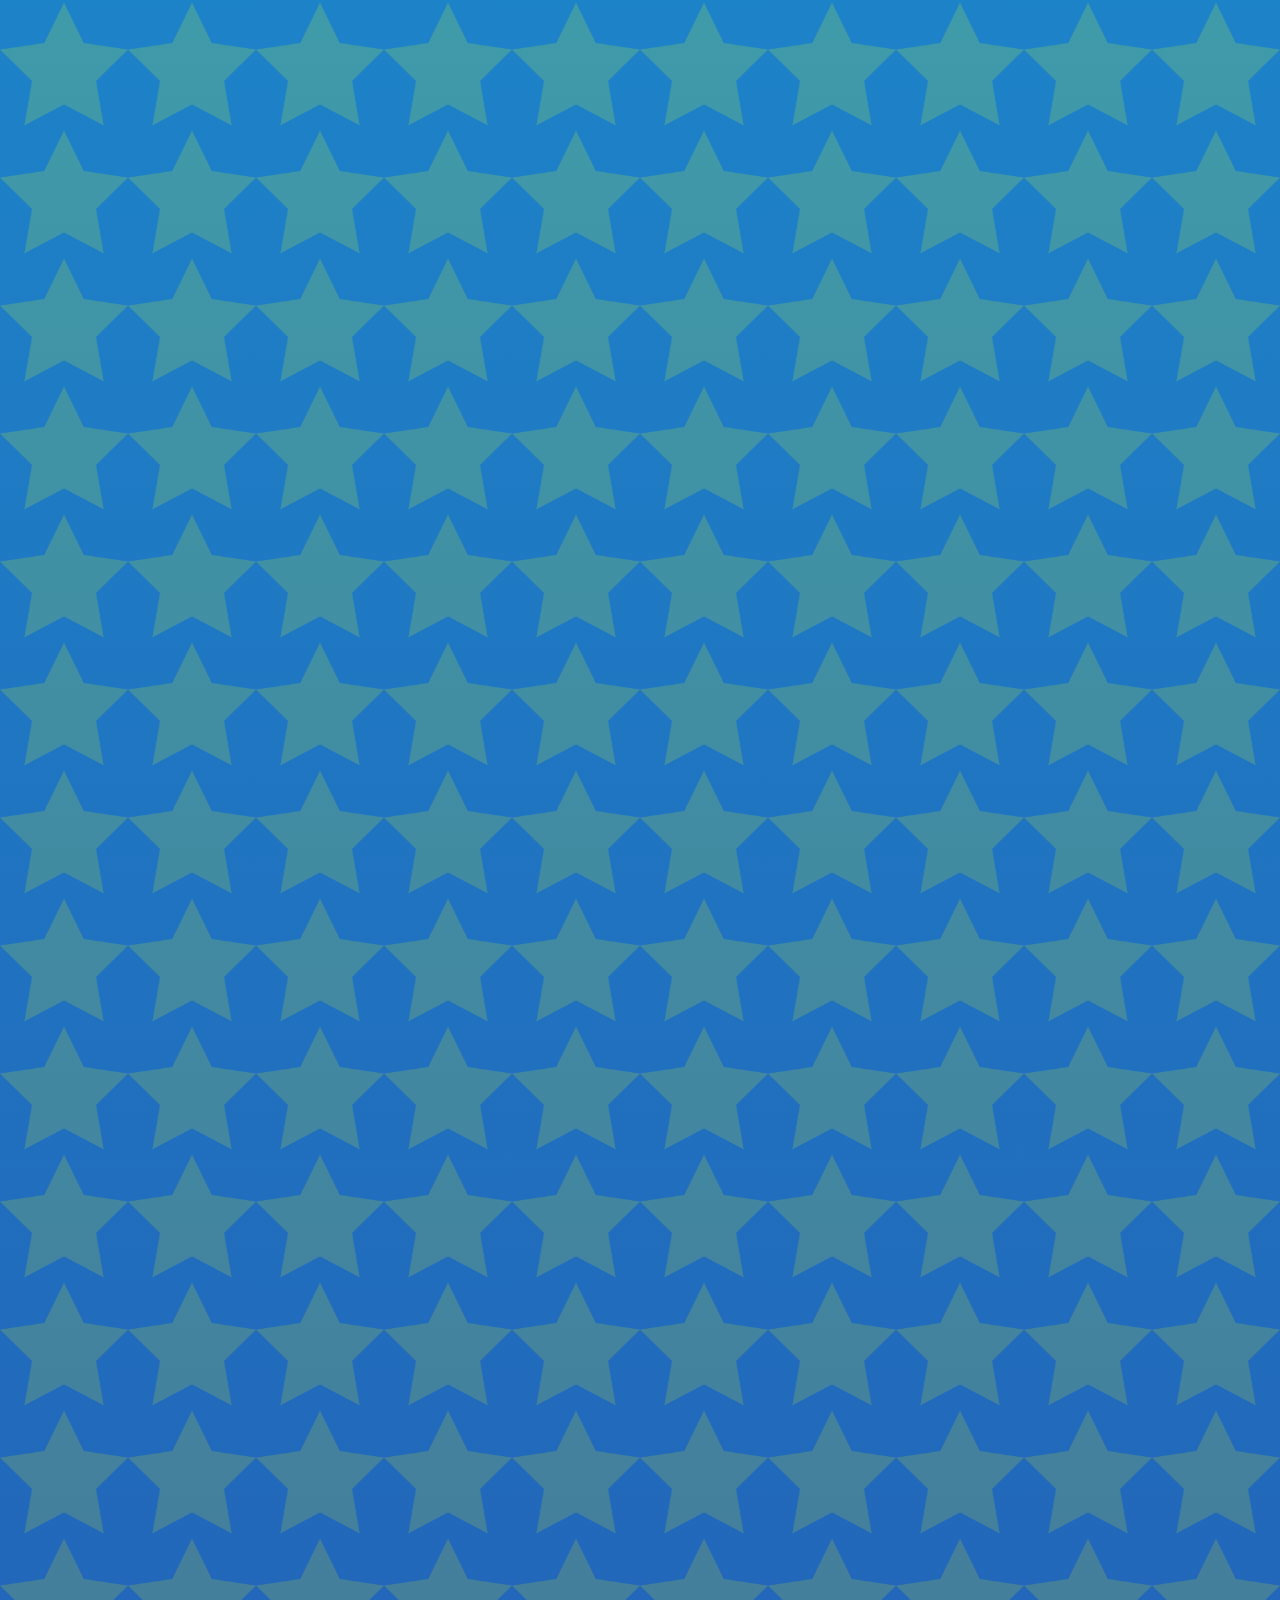
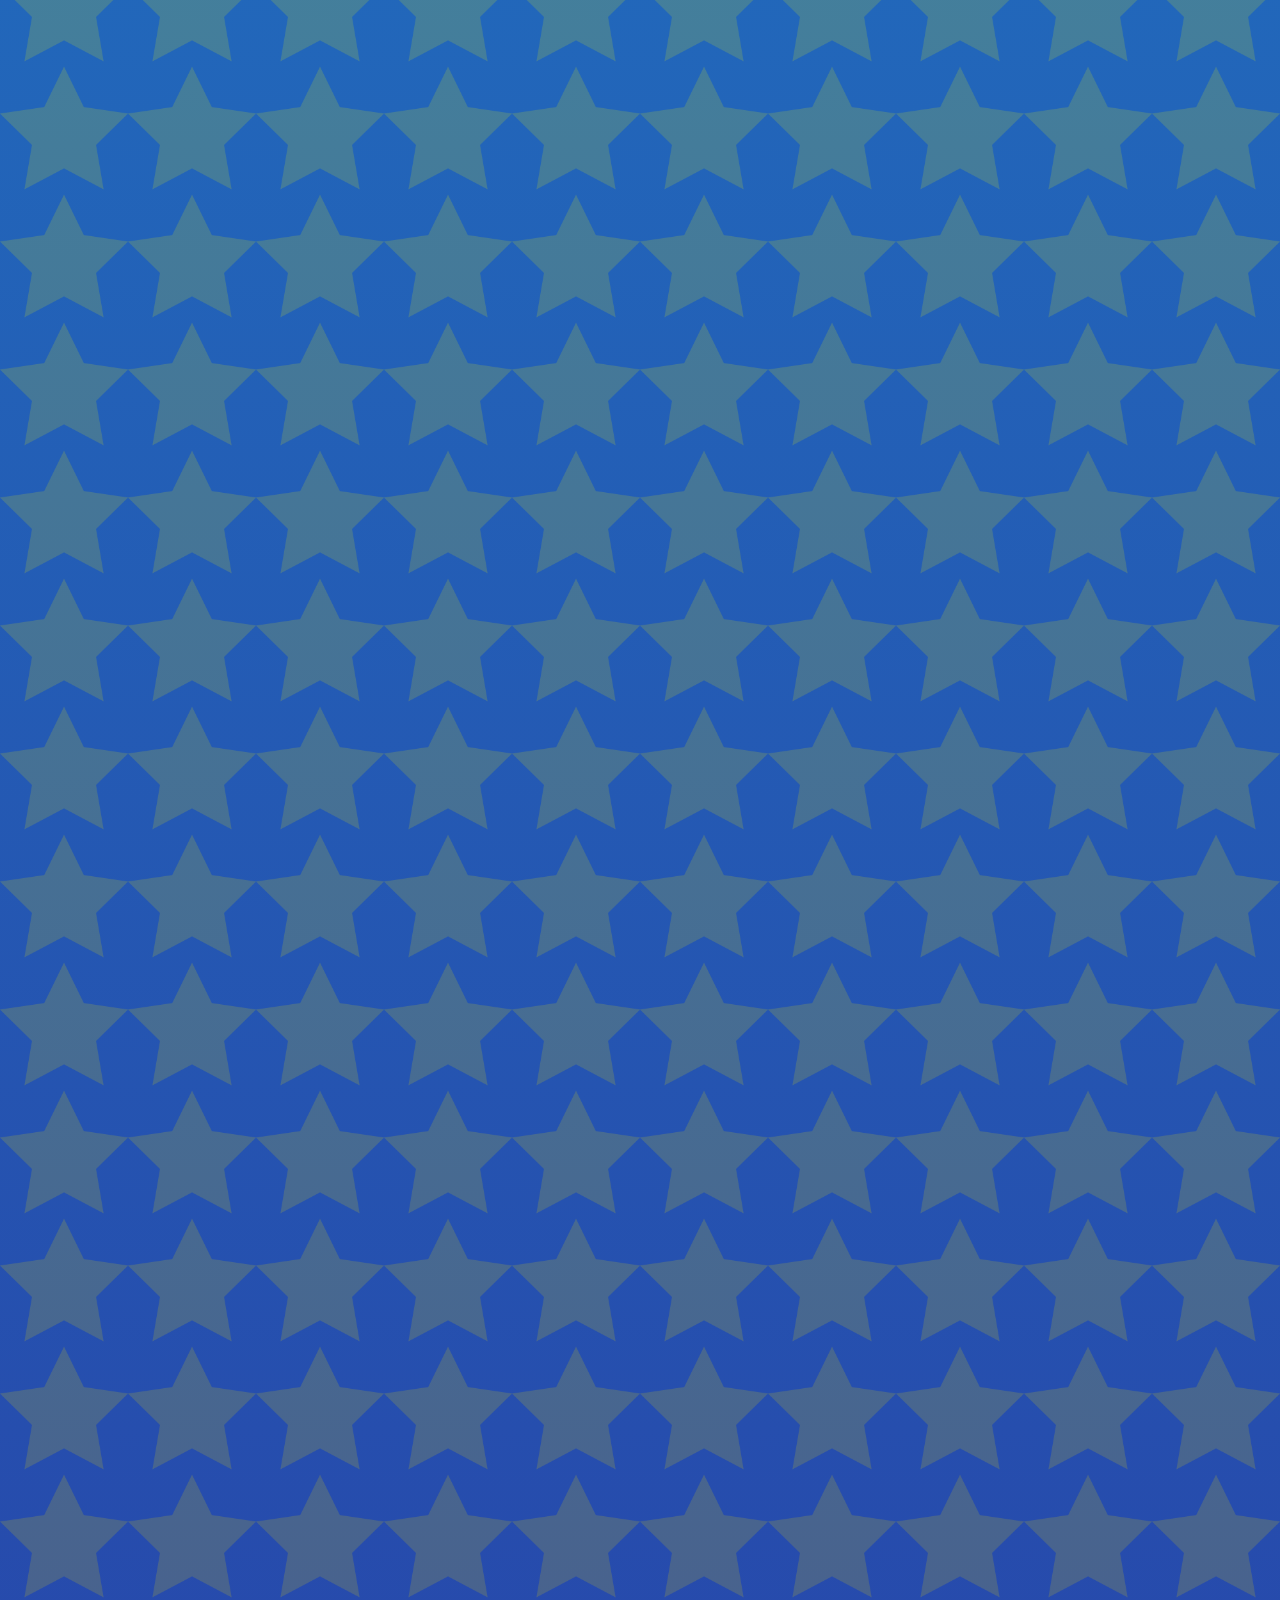
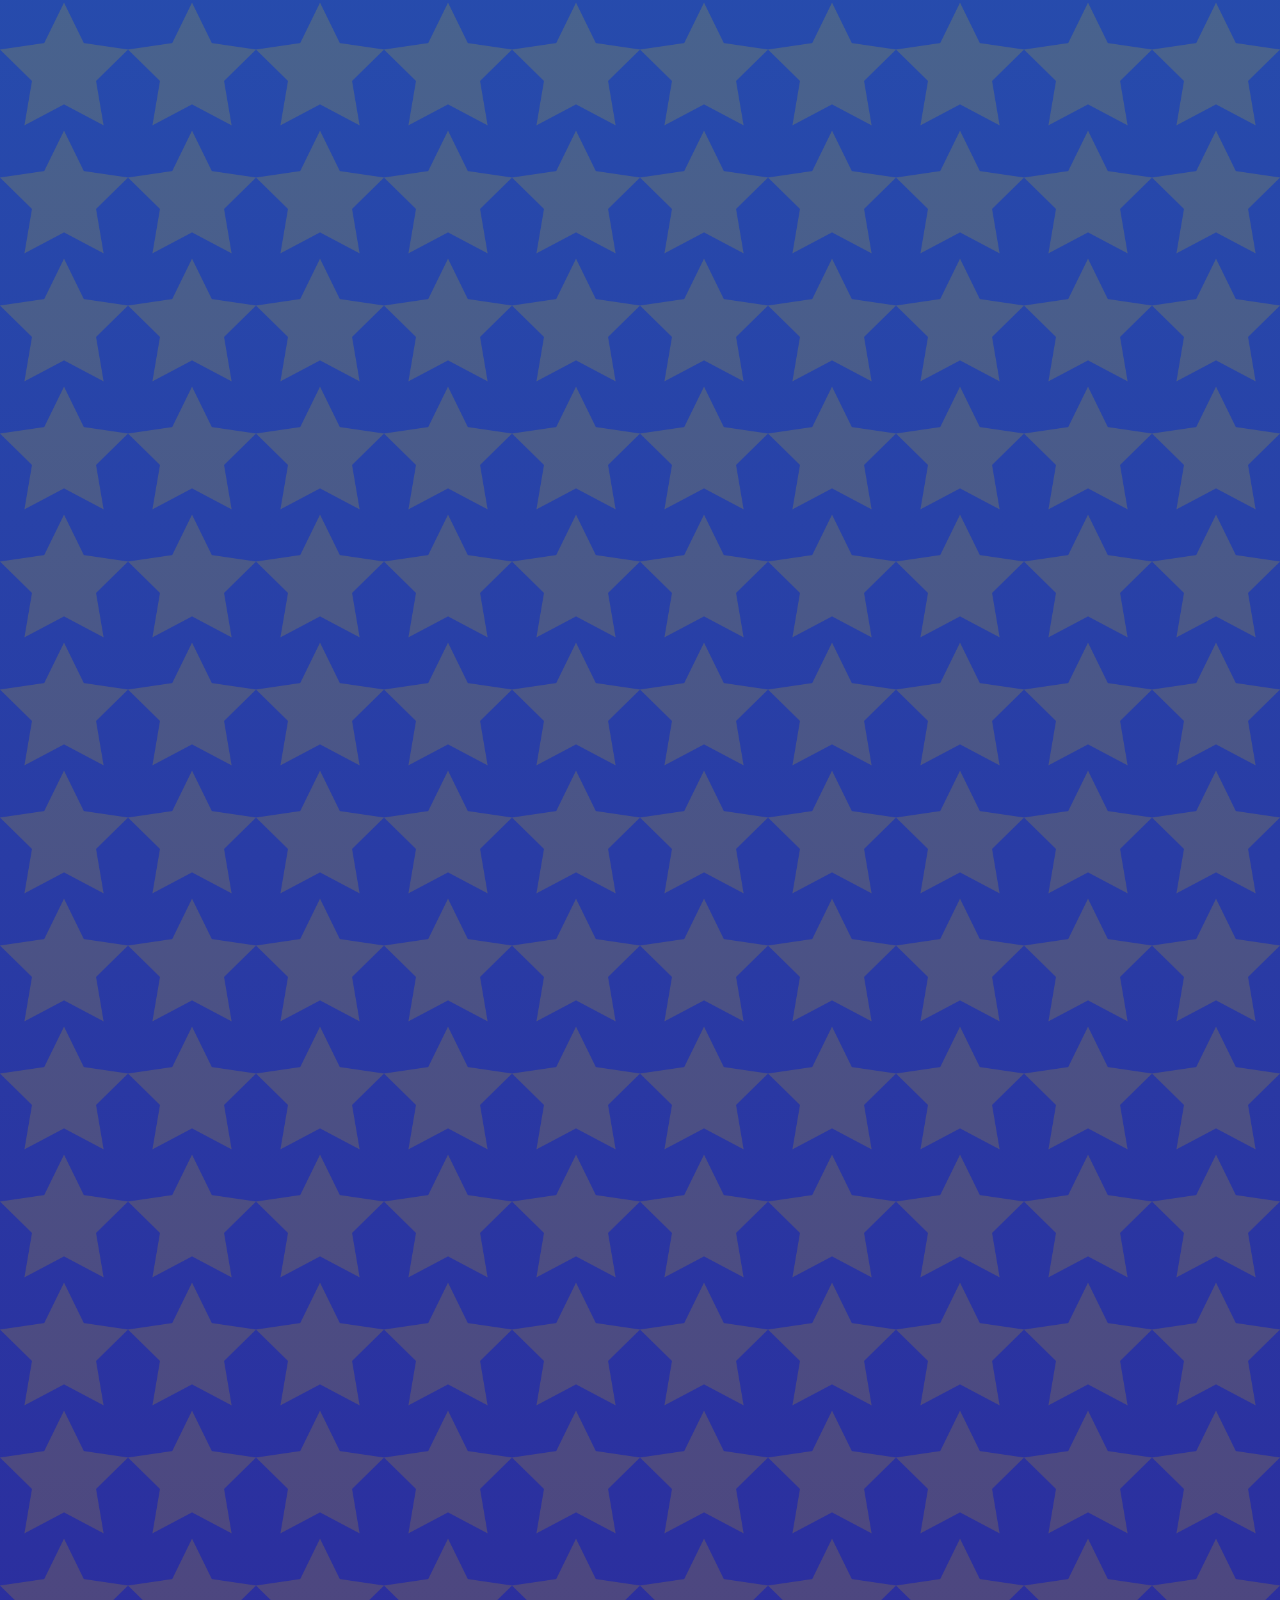
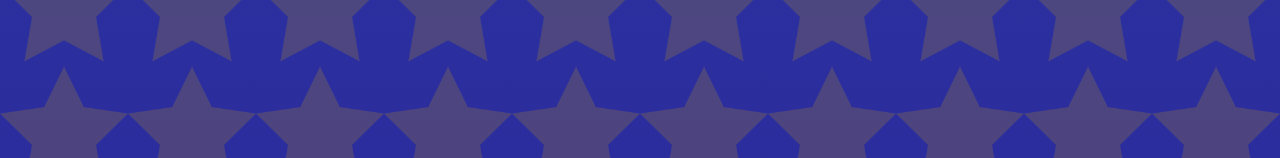
<file: index.html>
<!DOCTYPE html>
<html lang="en">
<head>
    <meta charset="UTF-8">
    <meta name="viewport" content="width=device-width, initial-scale=1.0">
    <title>Document</title>
    <link rel="stylesheet" href="../style.css">
</head>
<body>
    <div class="moving">
        <div class="moving-bg"></div>
    </div>
</body>
</html>
</file>
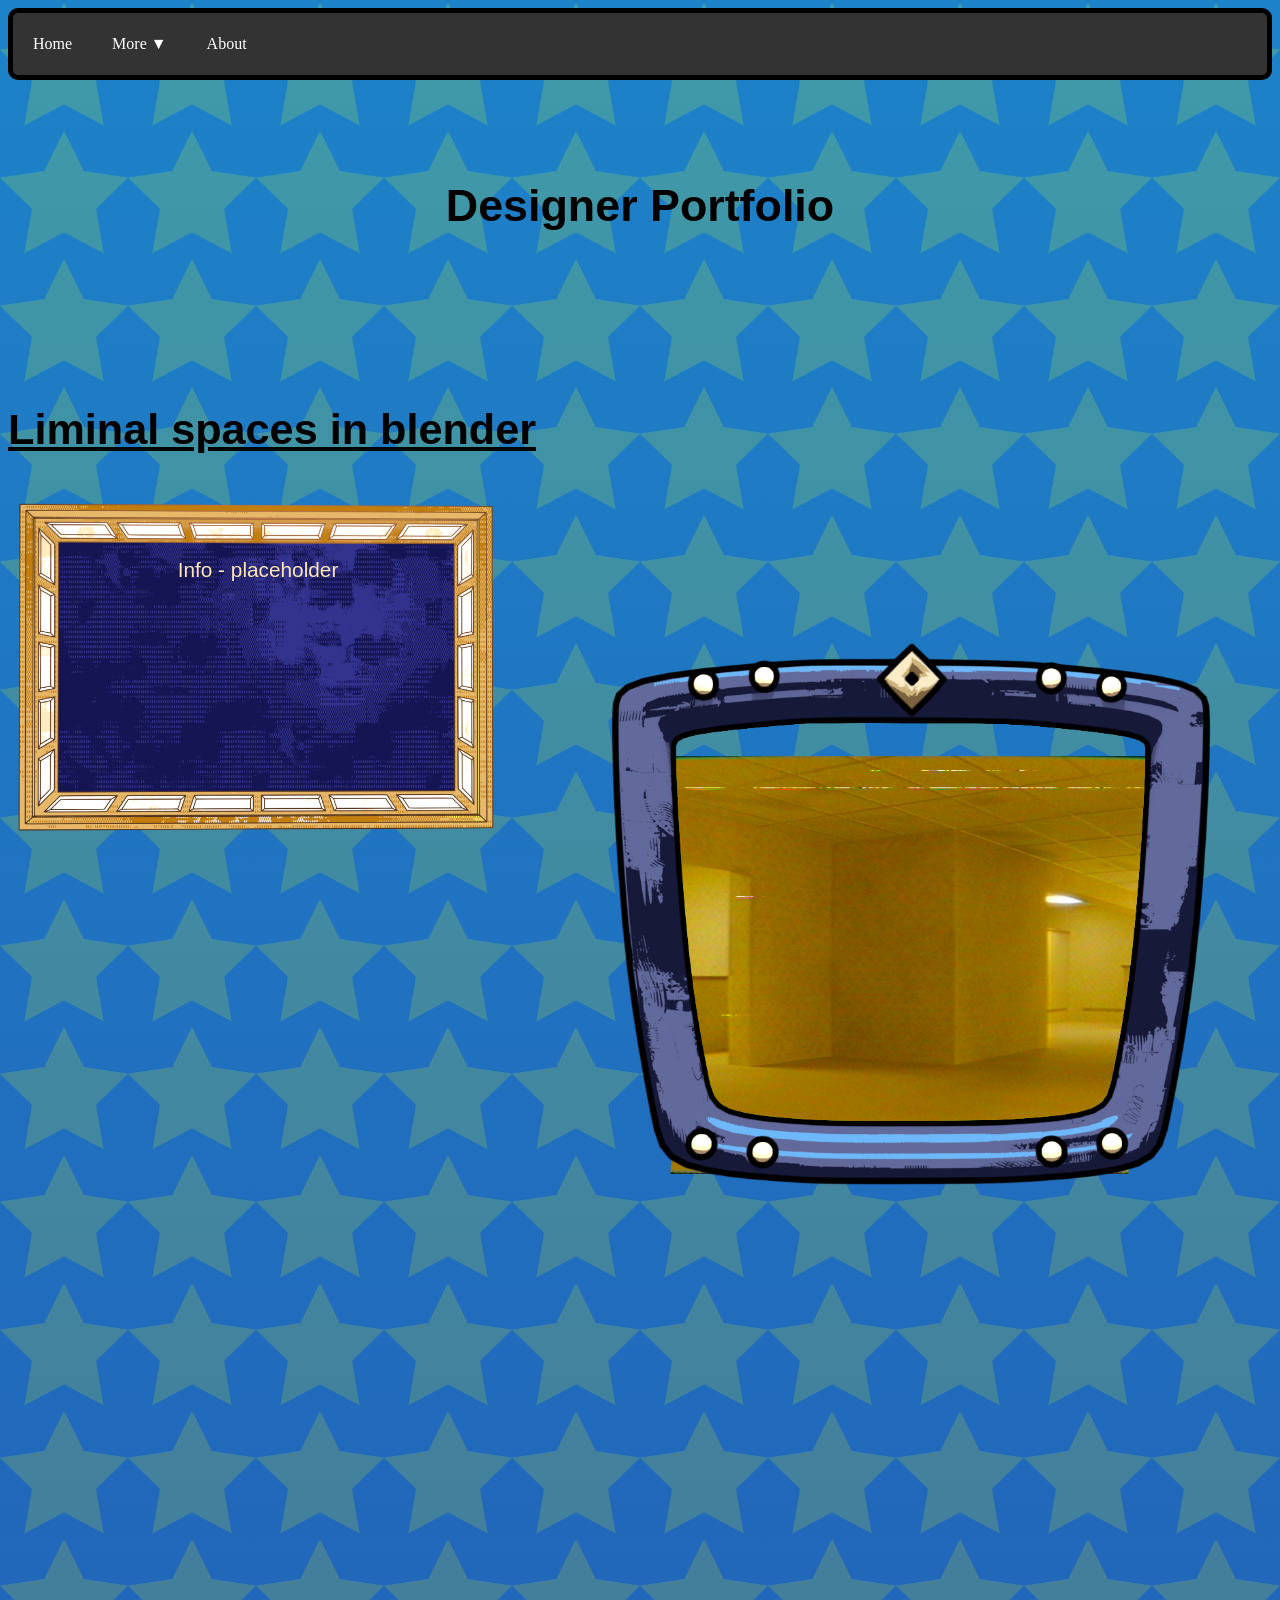
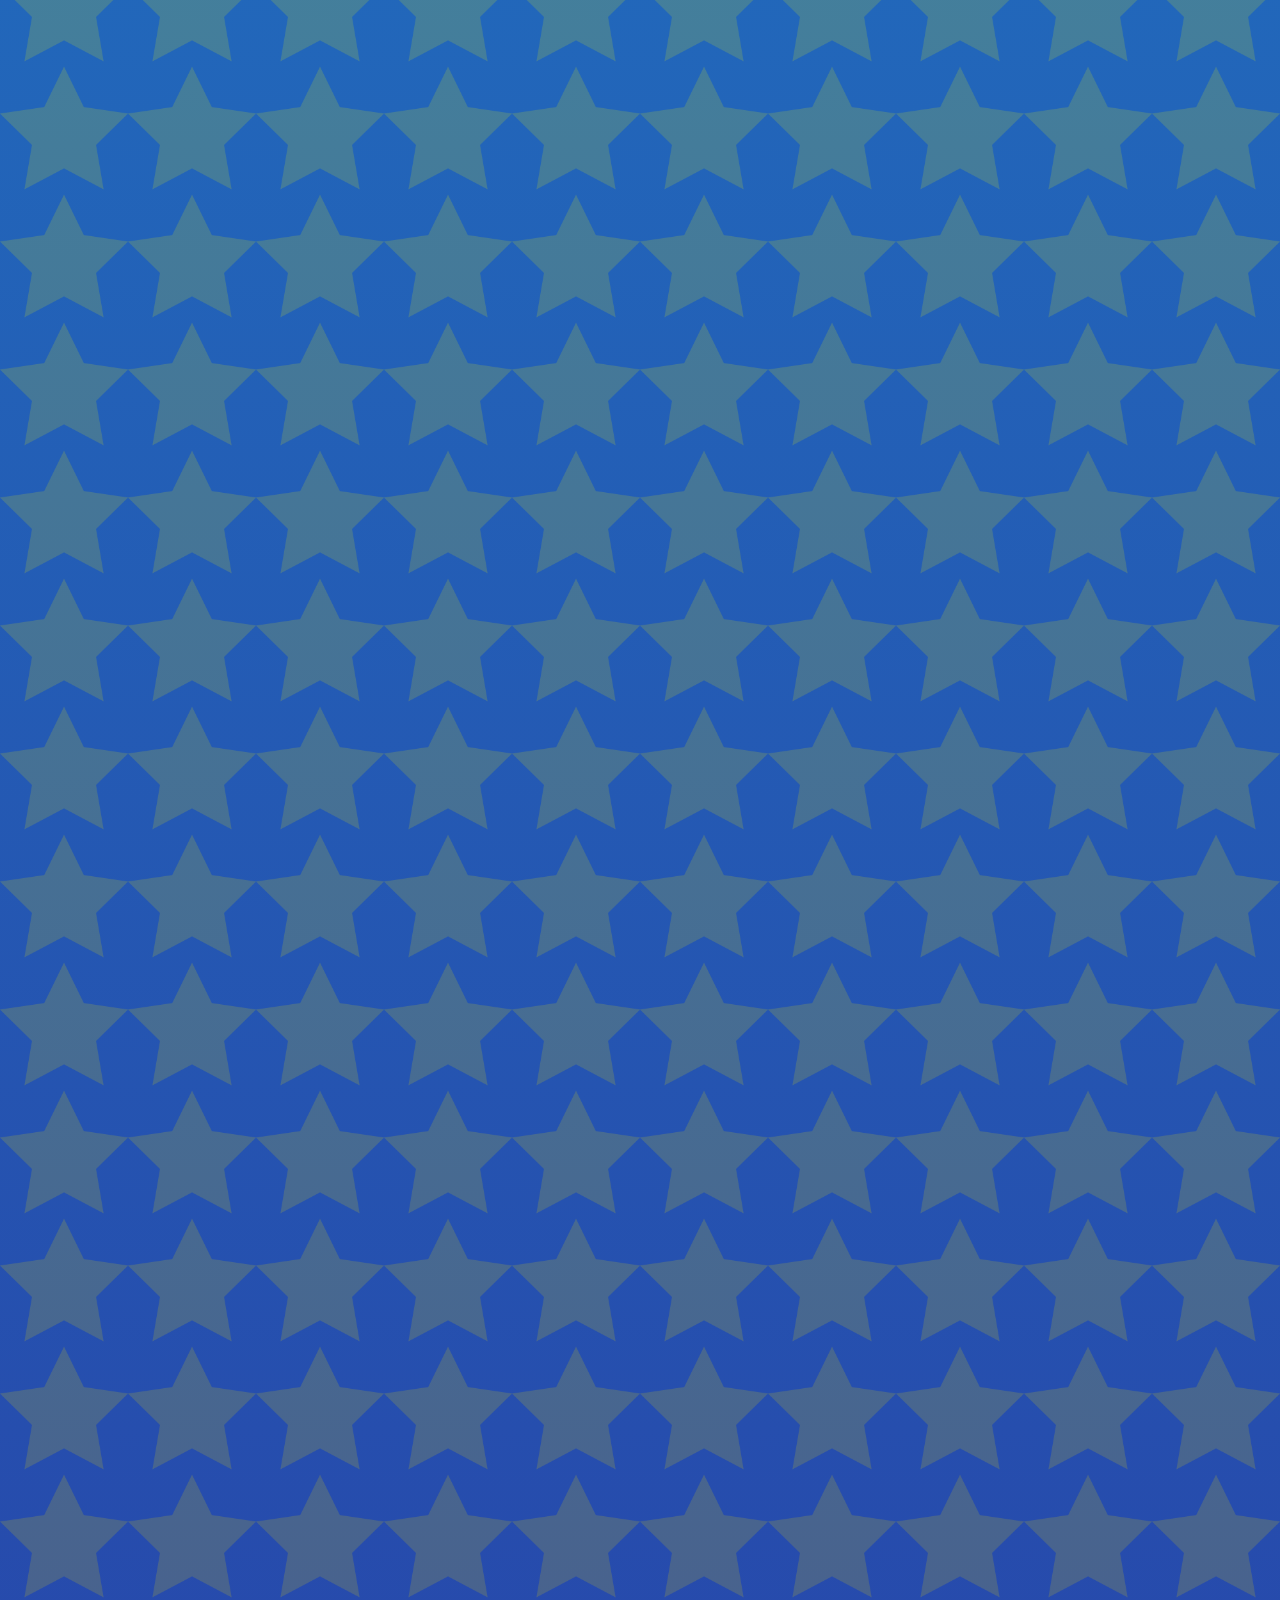
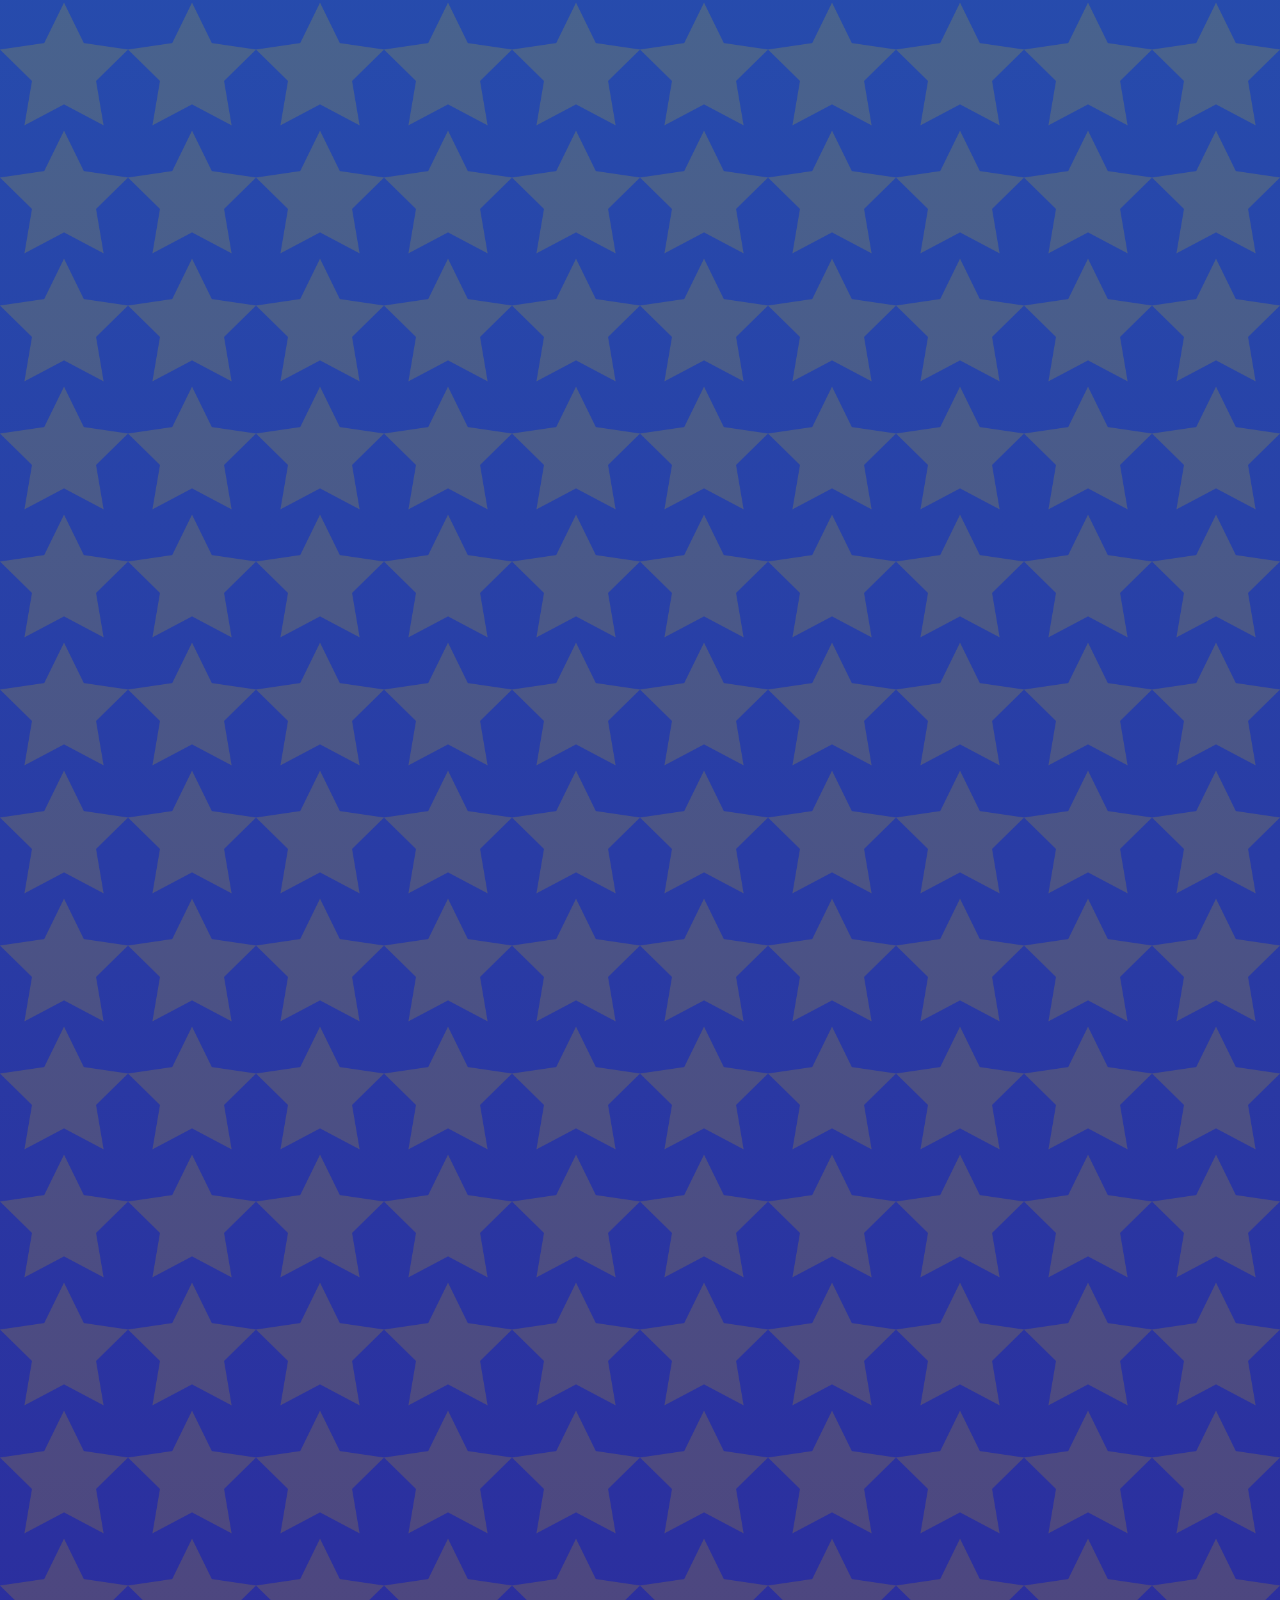
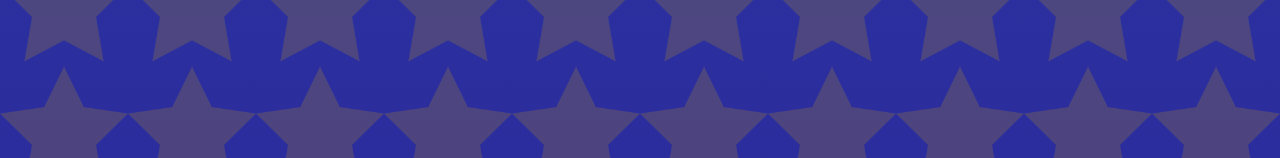
<file: pages/Homepage.html>
<!DOCTYPE html>
<html lang="en">
<head>
    <meta charset="UTF-8">
    <meta name="viewport" content="width=device-width, initial-scale=1.0">
    <title>Homepage</title>
    <link rel="stylesheet" href="../style.css">
   
</head>



<body>

<div class="container">

</div>

<div class="content">





<nav class="navbar">
    <ul>
        <li><a href="Homepage.html">Home</a></li>

        <li class="dropdown">
            <a href="#">More &#9660;</a>
            <ul class="dropdown-content">
                <li><a href="Project1.html">Project 1</a></li>
                <li><a href="Project2.html">Project 2</a></li>
                <li><a href="#">Project 3</a></li>
            </ul>
        </li>
        <li><a href="Homepage.html">About</a></li>
    </ul>
    
    </nav>

    <br>
    <br>
    <br>

    <div class="Homepage-title">
         <h1> Designer Portfolio</h1>
    </div>

    <br>
    <br>
    <br>
    <br>
    <br>
    <br>

    <div class="Project-heading">
        <h2> 
            <u>
                Liminal spaces in blender
            </u>
    </h2>
    </div>

 
    

    <p style="background-image: url(../Images/Website\ info\ bored.png);">
        <br>
        <br>
        Info - placeholder   

    </p>

       <div>
        <a href="../pages/Project1.html"><img src="../Images/Website Tv frame.png" alt="Frame png"
        class="frame" ></a>

        <img src="../Images/Backrooms A24_ntsc_fit.png" alt="Project 1 jpg"
        class="Project-1">
        
        
    </div>

</div>

</body>
</html>
</file>
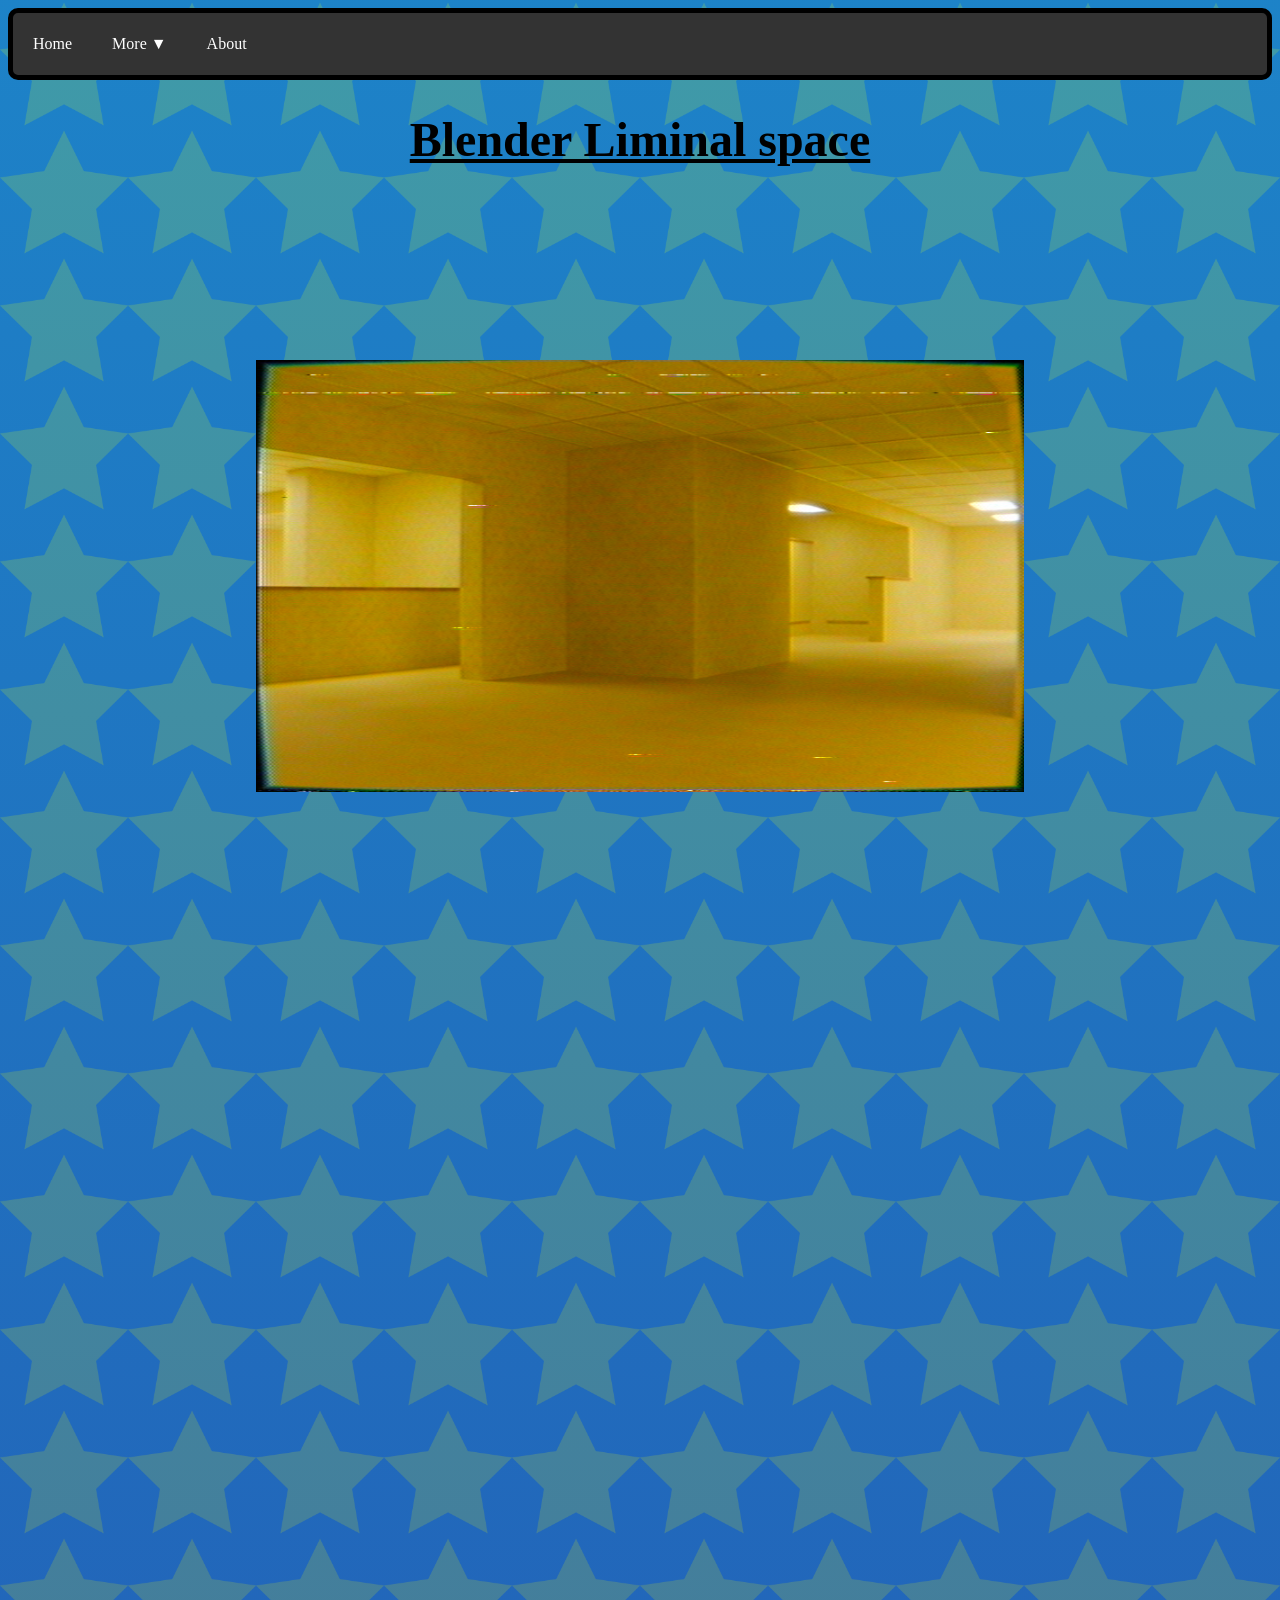
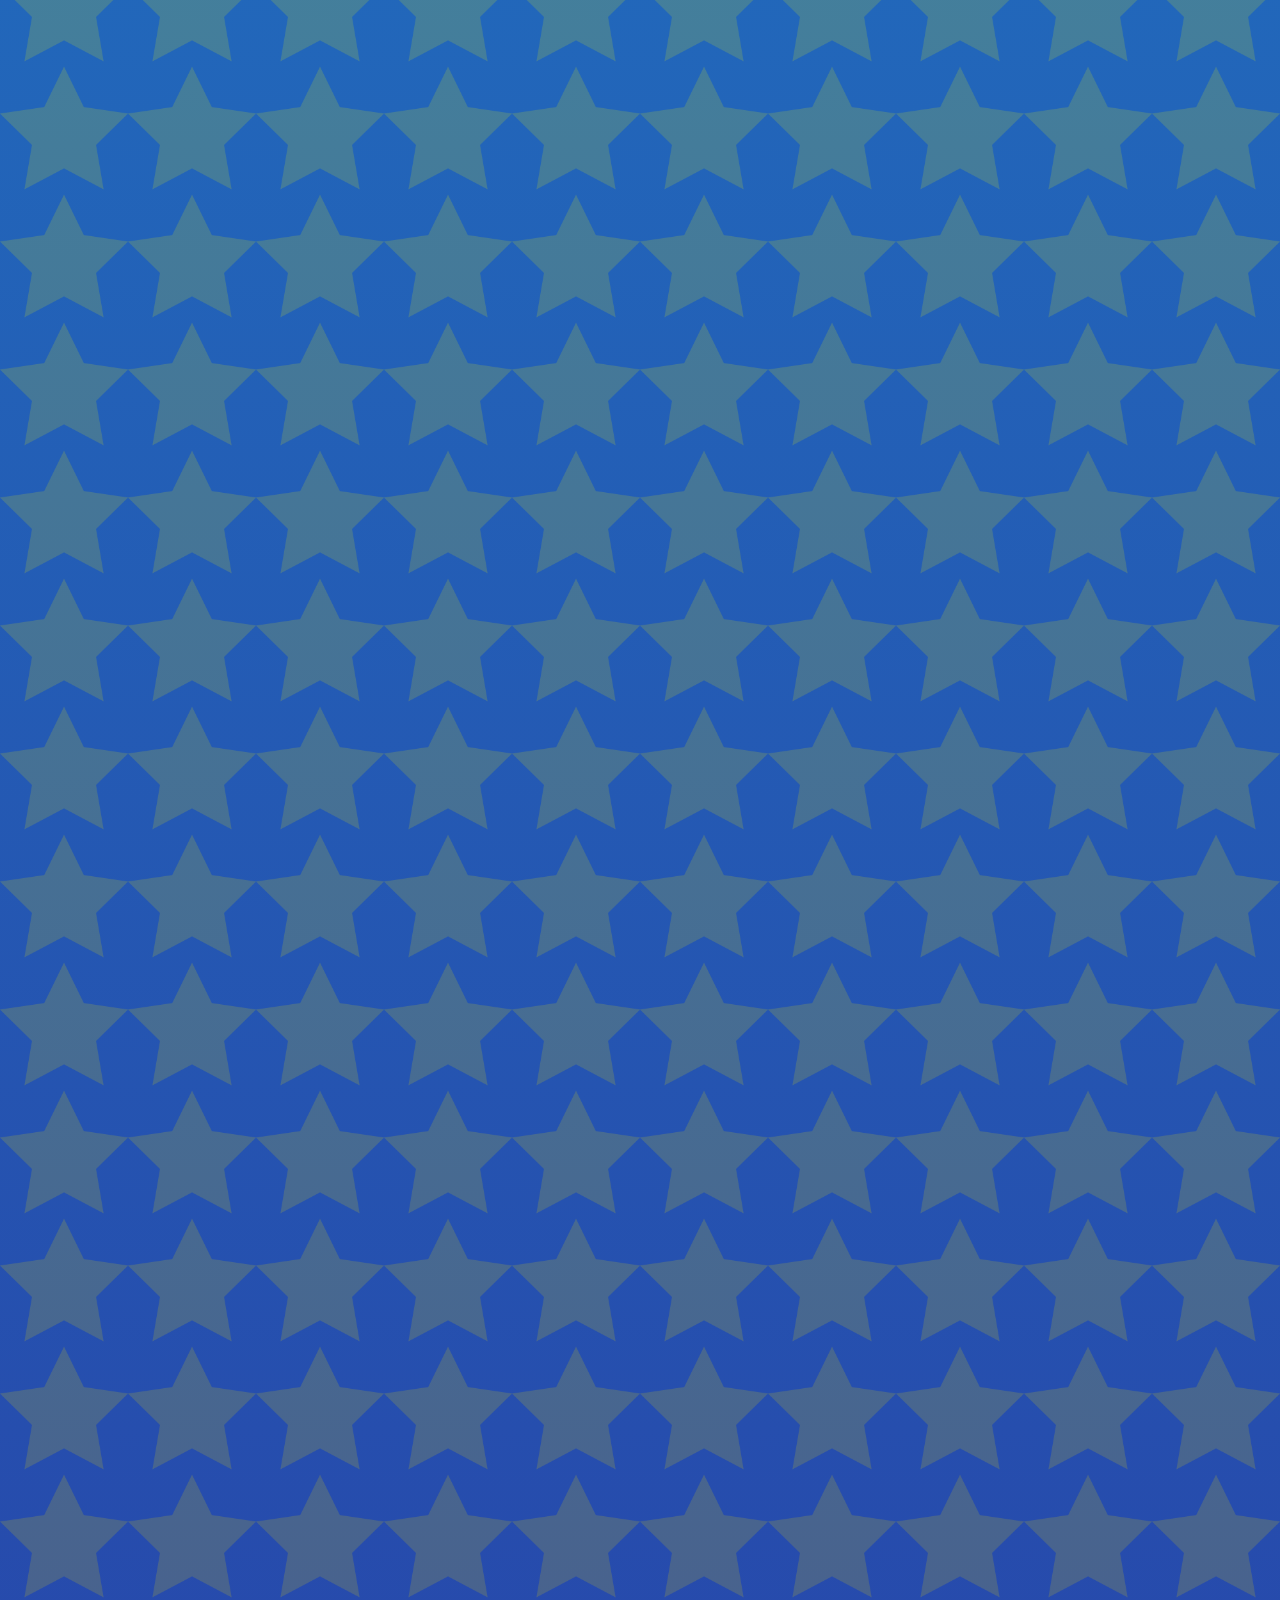
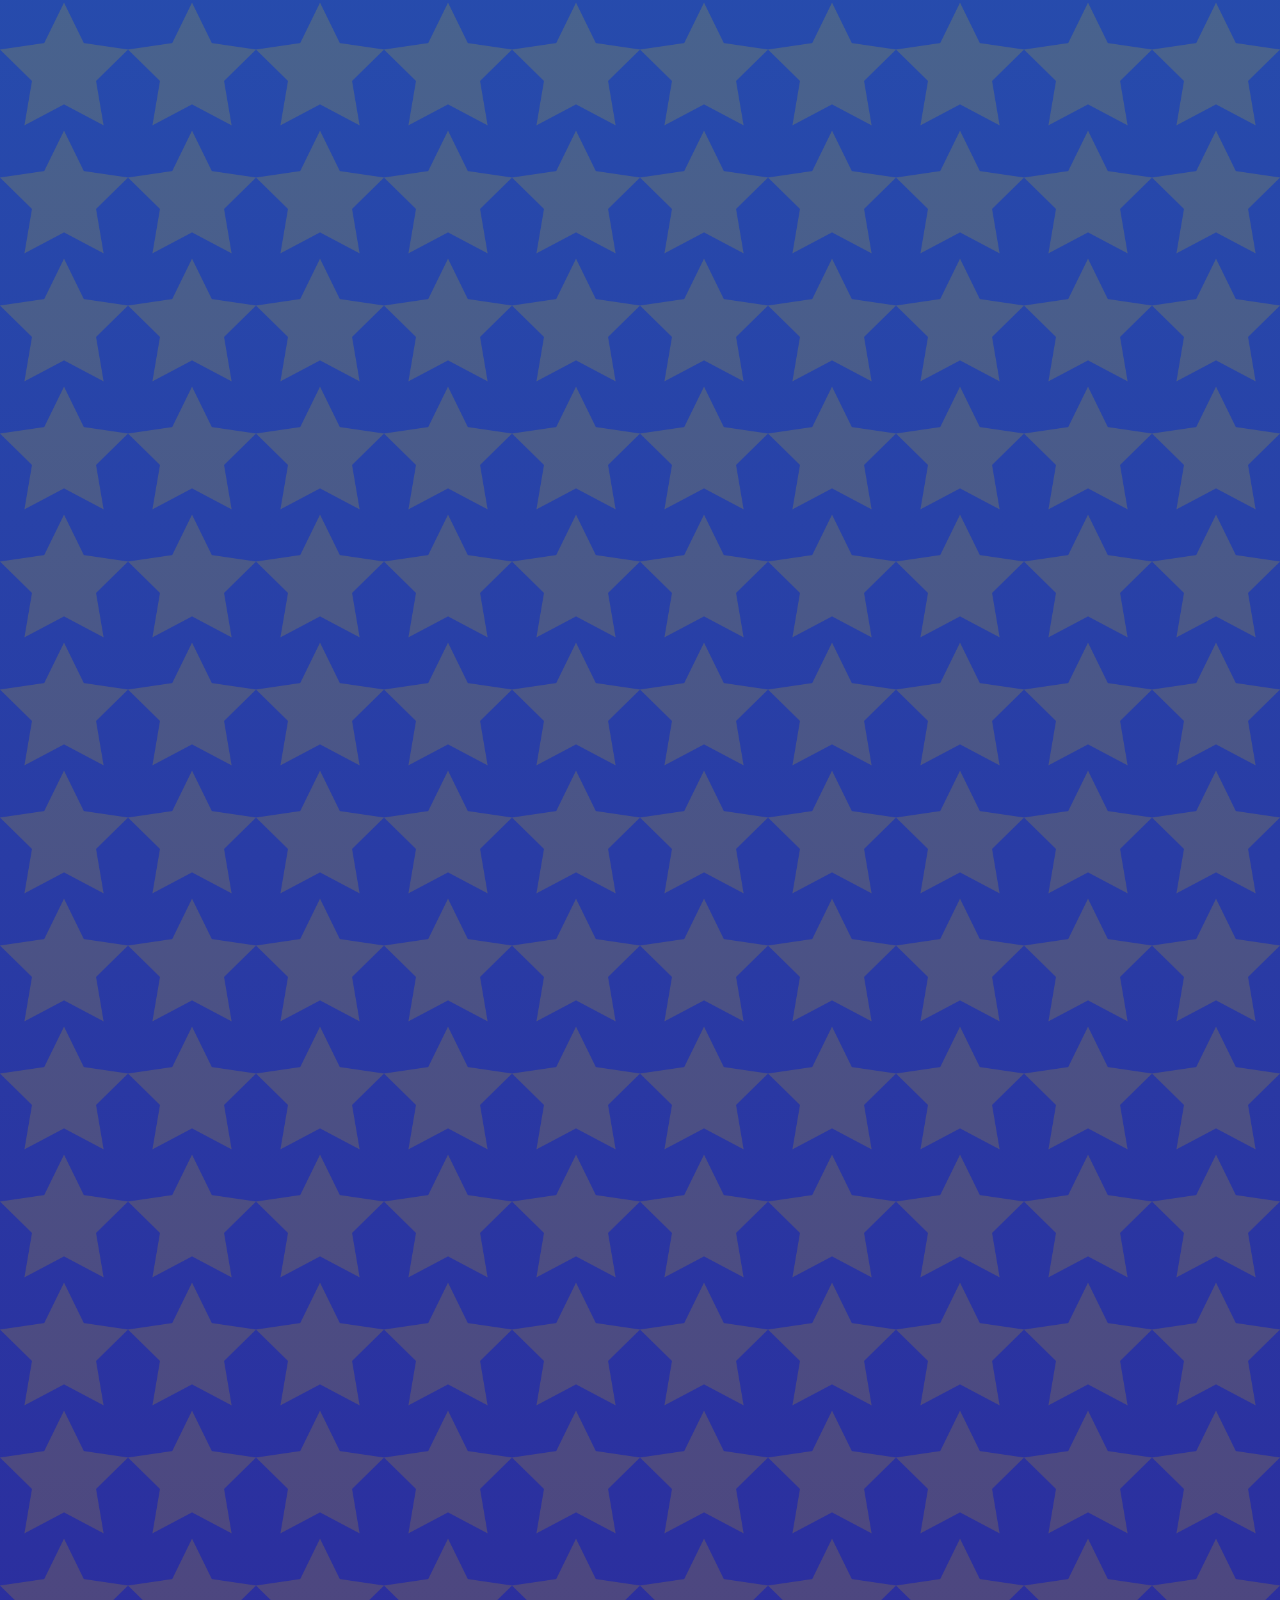
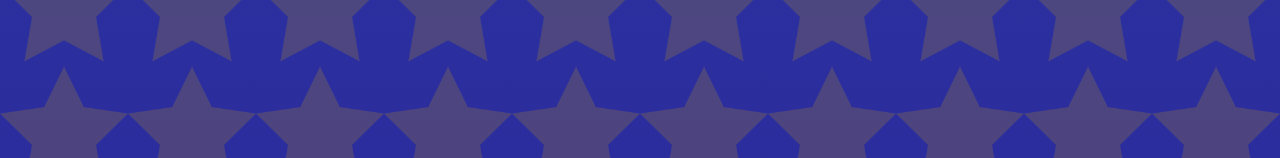
<file: pages/Project1.html>
<!DOCTYPE html>
<html lang="en">
<head>
    <meta charset="UTF-8">
    <meta name="viewport" content="width=device-width, initial-scale=1.0">
    <title>Project 1</title>
    <link rel="stylesheet" href="../style.css">
</head>

<div class="content">

<body>
    <nav class="navbar">
    <ul>
        <li><a href="Homepage.html">Home</a></li>

        <li class="dropdown">
            <a href="#">More &#9660;</a>
            <ul class="dropdown-content">
                <li><a href="Project1.html">Project 1</a></li>
                <li><a href="Project2.html">Project 2</a></li>
                <li><a href="#">Project 3</a></li>
            </ul>
        </li>
        <li><a href="Homepage.html">About</a></li>
    </ul>
    </nav>
    
<div class="Main-heading">
 <h1>
    <u>
        Blender Liminal space
    </u>
</h1> 
</div>

<div>
    <img src="../Images/Backrooms A24_ntsc.jpg" alt="Project 1" 
    class="main-project1-photo">

</div>

<p>


</p>




</body>

</div>

</html>
</file>
<file: style.css>
body {
    overflow-x: clip;
    display: flex;
    justify-content: center;
    align-items: center;
    height: 100vh;
    background-image: url(Images/yellow-christmas-star-png-18.png);
    background-size: 10%;
    background-repeat: repeat;
    background-color: rgb(86, 90, 154);
    animation: animation-bg 3s infinite linear;
    flex: content;
}
body::after {
    content: '';
    position: absolute;
    width: 110%;
    height: 1000%;
    opacity: 0.8;
    background: 
    linear-gradient(rgb(0, 229, 255), rgb(33, 33, 158));
    z-index: -1;
}

body .content{
    flex: content;
    align-self: start;
    
}

@keyframes animation-bg {
    100% {
        background-position: 42.5px 42.5px;
    }
}


.navbar ul{
    list-style: none;
    margin-top: 0;
    padding: 0;
    overflow: hidden;
    background-color: #333;
    border-radius: 10px;
    border-style: solid;
    border-width: 5px;
    
}


.navbar ul li {
  float: left;
}


.navbar ul li a {
  display: block;
  color: rgb(255, 255, 255);
  text-align: center;
  padding: 22px 20px;
  text-decoration: none;

}

.navbar ul li a:hover {
  background-color: #5d5a5a;
}

.dropdown-content {
display: none;
position: absolute;
background-color: #f9f9f9;
min-width: 160px;
box-shadow:  0px 8px 16px 0px rgba(0,0,0,0.2);
z-index: 1;
}

.dropdown-content a {
    color: black;
    padding: 12px 16px;
    text-decoration: none;
    display: block;
    text-align: left;
}


.dropdown-content a:hover {
    background-color: #ddd;
}

.dropdown:hover .dropdown-content {
    display: block; 
}

.Homepage-title{
    text-align: center;
    font-family: Arial, Helvetica, sans-serif;
    font-size: 140%;
    
}

.Project-heading{
    font-size: 180%;
    font-family: 'Gill Sans', 'Gill Sans MT', Calibri, 'Trebuchet MS', sans-serif;
}

.frame {
    position: absolute;
    left: 46%;
    top: 70%;
    width: 50%;
    z-index: 2;
    display: block;

    
}

p {
    font-size: 130%;
    text-align: center;
    background-size: cover;
    width: 500px;
    height: 350px;
    padding: 20px;
    justify-self: start;
    color: rgb(252, 230, 182);
    font-family: Verdana, Geneva, Tahoma, sans-serif;
    display: block;
    box-sizing: border-box;
    overflow-x: clip;
    overflow-y: clip;
}

.Project-1 {
    position: absolute;
    left: 41.5%;
    top: 84%;
    width: 58%;

}

.main-project1-photo {
    position: absolute;
    width: 60%;
    left: 20%;
    top: 40%;
}

.Main-heading {
    text-align: center;
    font-size: 150%;
}
</file>
